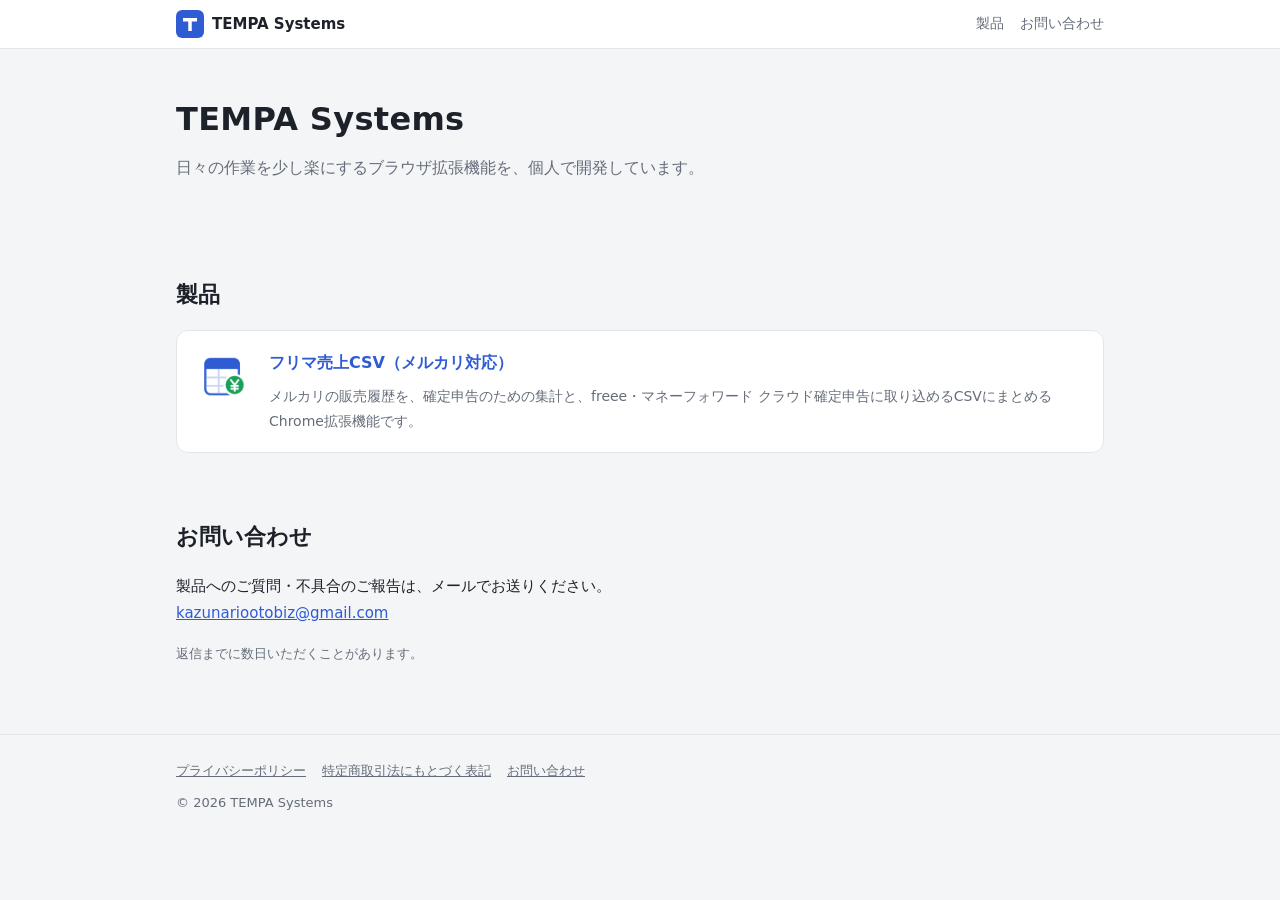
<file: index.html>
<!doctype html>
<html lang="ja">
<head>
  <meta charset="utf-8">
  <meta name="viewport" content="width=device-width, initial-scale=1">
  <title>TEMPA Systems</title>
  <meta name="description" content="TEMPA Systems は、日々の作業を少し楽にするブラウザ拡張機能を個人で開発しています。">
  <link rel="icon" href="favicon.svg" type="image/svg+xml">
  <link rel="stylesheet" href="style.css">
</head>
<body>
  <header class="topbar">
    <div class="wrap">
      <a class="brand" href="index.html"><img src="favicon.svg" alt="">TEMPA Systems</a>
      <nav>
        <a href="#products">製品</a>
        <a href="#contact">お問い合わせ</a>
      </nav>
    </div>
  </header>

  <main>
    <div class="hero">
      <div class="wrap">
        <div>
          <h1>TEMPA Systems</h1>
          <p class="lead">日々の作業を少し楽にするブラウザ拡張機能を、個人で開発しています。</p>
        </div>
      </div>
    </div>

    <section id="products">
      <div class="wrap">
        <h2>製品</h2>
        <a class="card product" href="furima-sales-csv/index.html">
          <img src="furima-sales-csv/icon-128.png" width="56" height="56" alt="">
          <div>
            <h3>フリマ売上CSV（メルカリ対応）</h3>
            <p>メルカリの販売履歴を、確定申告のための集計と、freee・マネーフォワード クラウド確定申告に取り込めるCSVにまとめるChrome拡張機能です。</p>
          </div>
        </a>
      </div>
    </section>

    <section id="contact">
      <div class="wrap">
        <h2>お問い合わせ</h2>
        <p>製品へのご質問・不具合のご報告は、メールでお送りください。<br>
          <a href="mailto:kazunariootobiz@gmail.com">kazunariootobiz@gmail.com</a></p>
        <p class="small">返信までに数日いただくことがあります。</p>
      </div>
    </section>
  </main>

  <footer>
    <div class="wrap">
      <nav>
        <a href="privacy.html">プライバシーポリシー</a>
        <a href="tokushoho.html">特定商取引法にもとづく表記</a>
        <a href="#contact">お問い合わせ</a>
      </nav>
      <p>© 2026 TEMPA Systems</p>
    </div>
  </footer>
</body>
</html>
</file>
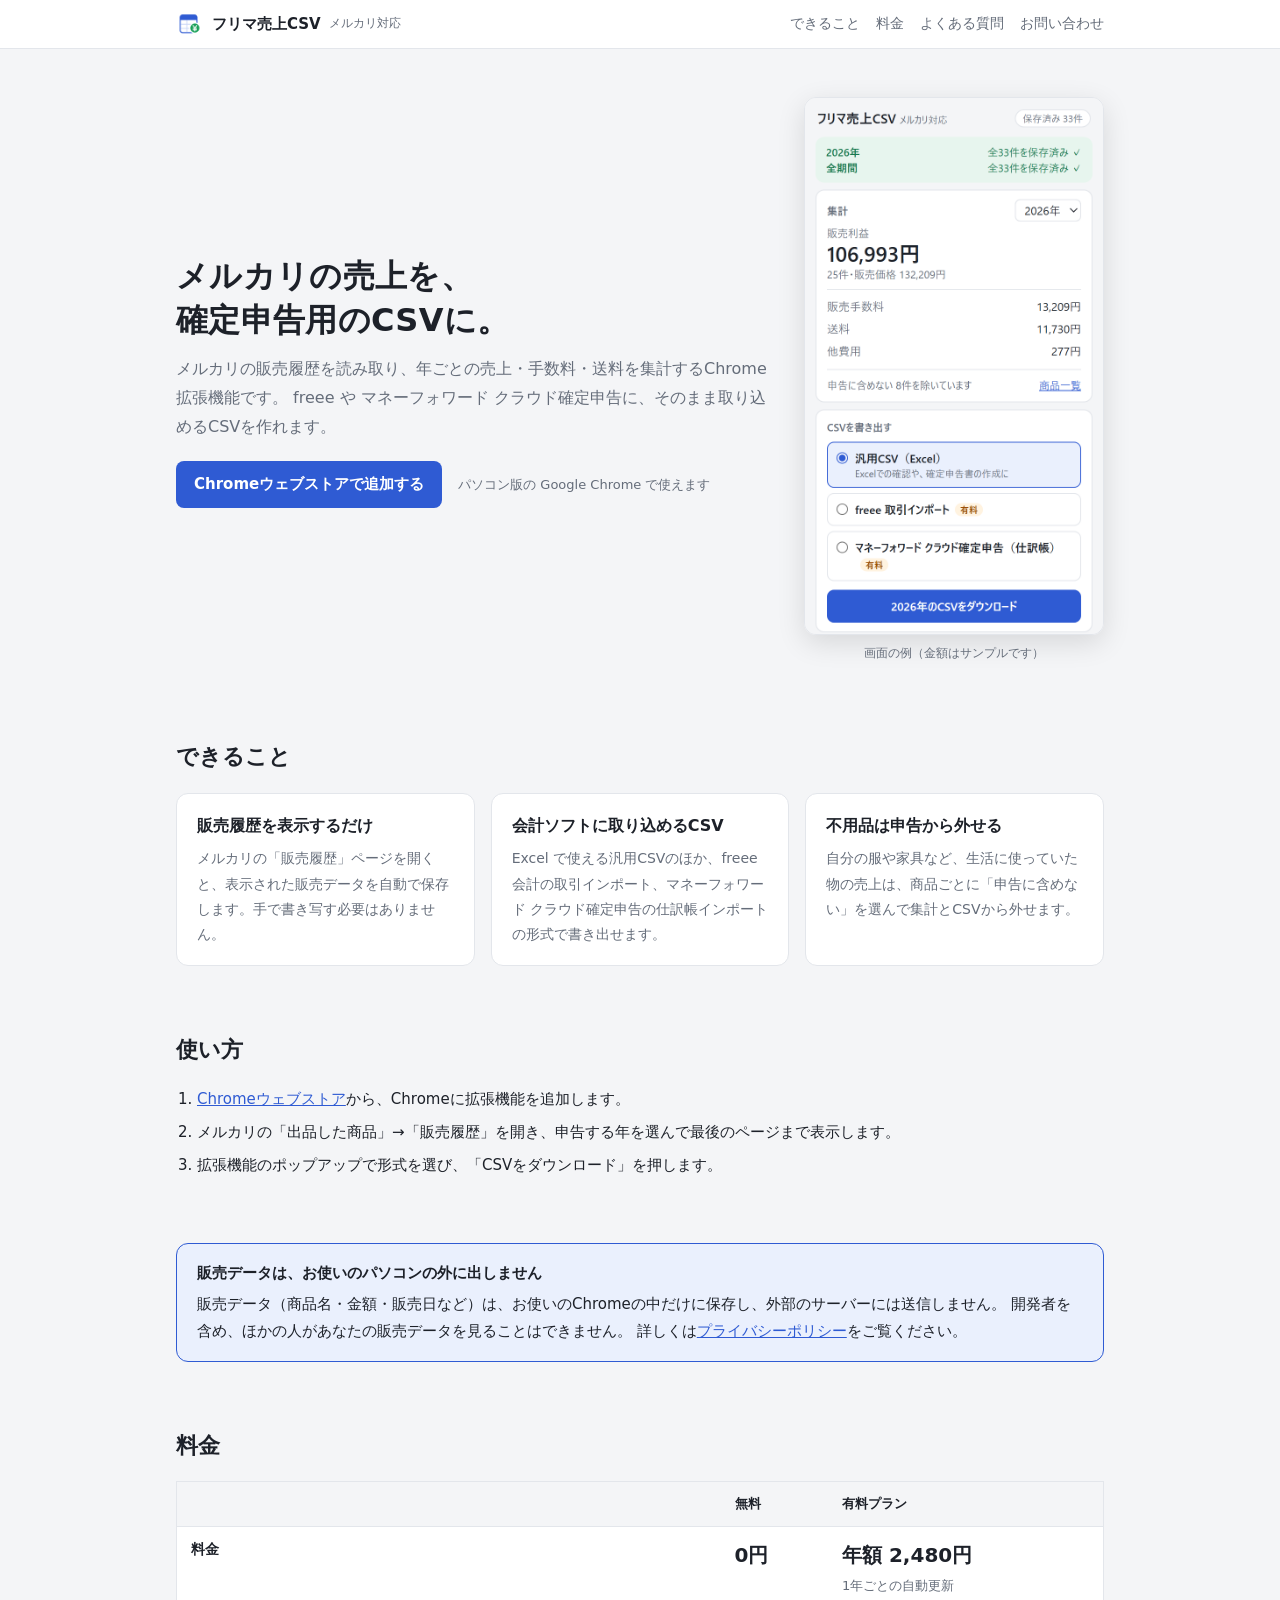
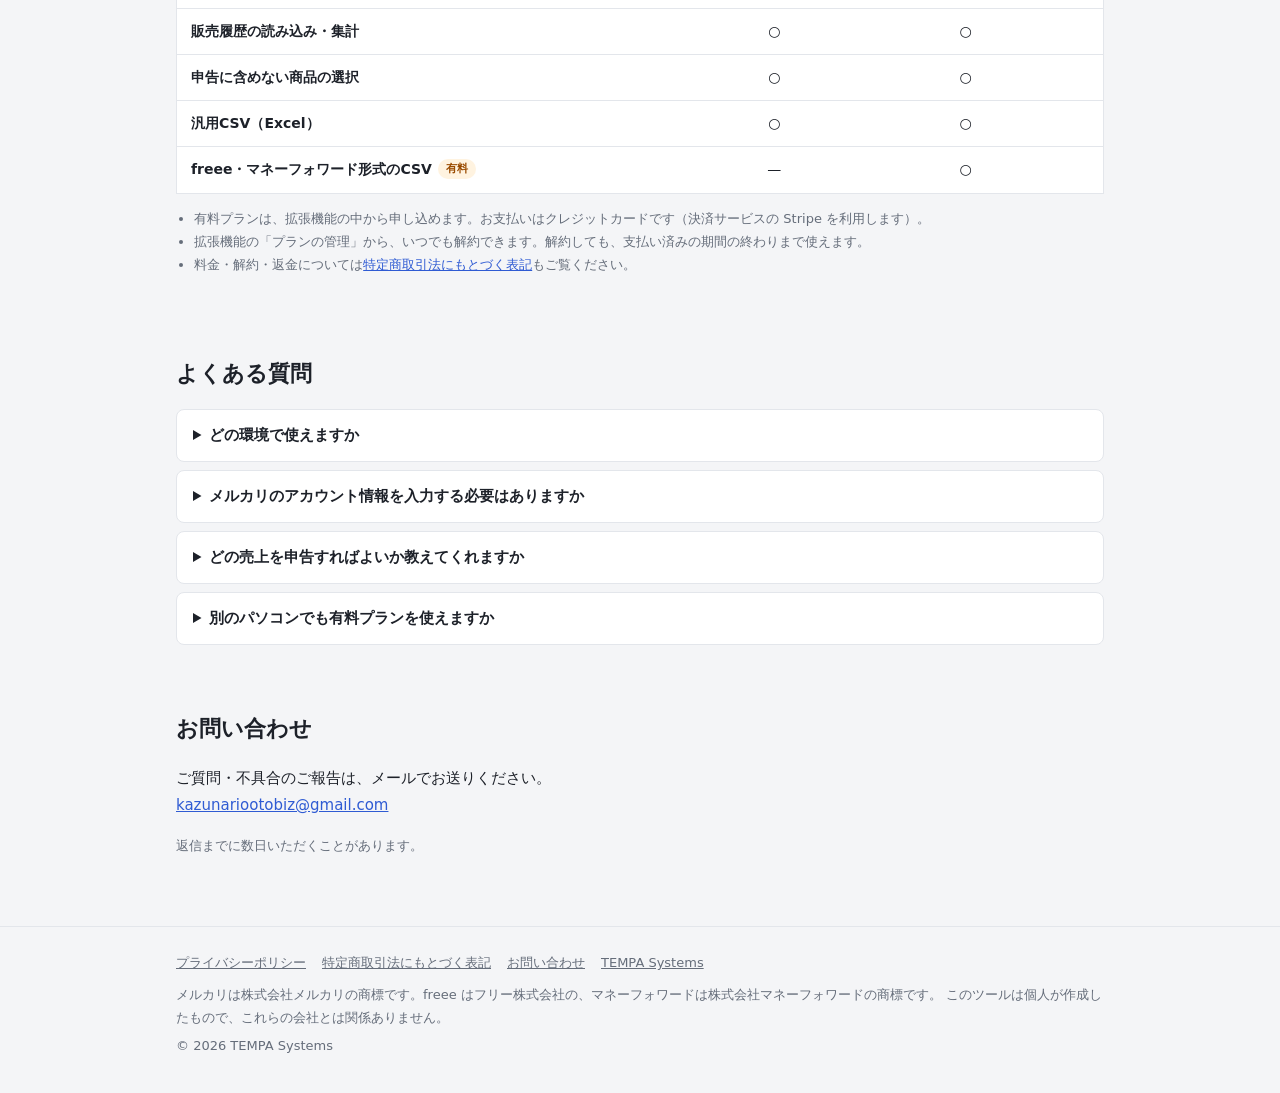
<file: furima-sales-csv/index.html>
<!doctype html>
<html lang="ja">
<head>
  <meta charset="utf-8">
  <meta name="viewport" content="width=device-width, initial-scale=1">
  <title>フリマ売上CSV（メルカリ対応）</title>
  <meta name="description" content="メルカリの販売履歴を、確定申告のための集計と、freee・マネーフォワード クラウド確定申告に取り込めるCSVにまとめるChrome拡張機能です。">
  <link rel="icon" href="icon-32.png">
  <link rel="stylesheet" href="../style.css">
</head>
<body>
  <header class="topbar">
    <div class="wrap">
      <a class="brand" href="index.html"><img src="icon-128.png" alt="">フリマ売上CSV<small>メルカリ対応</small></a>
      <nav>
        <a href="#features">できること</a>
        <a href="#pricing">料金</a>
        <a href="#faq">よくある質問</a>
        <a href="#contact">お問い合わせ</a>
      </nav>
    </div>
  </header>

  <main>
    <div class="hero">
      <div class="wrap">
        <div>
          <h1>メルカリの売上を、<br>確定申告用のCSVに。</h1>
          <p class="lead">メルカリの販売履歴を読み取り、年ごとの売上・手数料・送料を集計するChrome拡張機能です。
            freee や マネーフォワード クラウド確定申告に、そのまま取り込めるCSVを作れます。</p>
          <div class="cta">
            <a class="button" href="https://chromewebstore.google.com/detail/ajemjhcpoamnclfbembfjbdkgplehbjb" target="_blank" rel="noopener noreferrer">Chromeウェブストアで追加する</a>
            <small>パソコン版の Google Chrome で使えます</small>
          </div>
        </div>
        <figure>
          <img src="screenshot-popup.png" width="300" alt="拡張機能のポップアップ。2026年の販売利益、売上・手数料・送料の内訳、CSVの形式の選択が表示されている">
          <figcaption>画面の例（金額はサンプルです）</figcaption>
        </figure>
      </div>
    </div>

    <section id="features">
      <div class="wrap">
        <h2>できること</h2>
        <div class="grid">
          <div class="card">
            <h3>販売履歴を表示するだけ</h3>
            <p>メルカリの「販売履歴」ページを開くと、表示された販売データを自動で保存します。手で書き写す必要はありません。</p>
          </div>
          <div class="card">
            <h3>会計ソフトに取り込めるCSV</h3>
            <p>Excel で使える汎用CSVのほか、freee 会計の取引インポート、マネーフォワード クラウド確定申告の仕訳帳インポートの形式で書き出せます。</p>
          </div>
          <div class="card">
            <h3>不用品は申告から外せる</h3>
            <p>自分の服や家具など、生活に使っていた物の売上は、商品ごとに「申告に含めない」を選んで集計とCSVから外せます。</p>
          </div>
        </div>
      </div>
    </section>

    <section id="how">
      <div class="wrap">
        <h2>使い方</h2>
        <ol class="steps">
          <li><a href="https://chromewebstore.google.com/detail/ajemjhcpoamnclfbembfjbdkgplehbjb" target="_blank" rel="noopener noreferrer">Chromeウェブストア</a>から、Chromeに拡張機能を追加します。</li>
          <li>メルカリの「出品した商品」→「販売履歴」を開き、申告する年を選んで最後のページまで表示します。</li>
          <li>拡張機能のポップアップで形式を選び、「CSVをダウンロード」を押します。</li>
        </ol>
      </div>
    </section>

    <section id="data">
      <div class="wrap">
        <div class="callout">
          <strong>販売データは、お使いのパソコンの外に出しません</strong>
          <p>販売データ（商品名・金額・販売日など）は、お使いのChromeの中だけに保存し、外部のサーバーには送信しません。
            開発者を含め、ほかの人があなたの販売データを見ることはできません。
            詳しくは<a href="../privacy.html">プライバシーポリシー</a>をご覧ください。</p>
        </div>
      </div>
    </section>

    <section id="pricing">
      <div class="wrap">
        <h2>料金</h2>
        <div class="table-scroll">
          <table>
            <thead>
              <tr><th scope="col"></th><th scope="col">無料</th><th scope="col">有料プラン</th></tr>
            </thead>
            <tbody>
              <tr><th scope="row">料金</th><td><span class="price">0円</span></td><td><span class="price">年額 2,480円</span><br><span class="small">1年ごとの自動更新</span></td></tr>
              <tr><th scope="row">販売履歴の読み込み・集計</th><td class="mark">○</td><td class="mark">○</td></tr>
              <tr><th scope="row">申告に含めない商品の選択</th><td class="mark">○</td><td class="mark">○</td></tr>
              <tr><th scope="row">汎用CSV（Excel）</th><td class="mark">○</td><td class="mark">○</td></tr>
              <tr><th scope="row">freee・マネーフォワード形式のCSV<em class="paid-badge">有料</em></th><td class="mark">—</td><td class="mark">○</td></tr>
            </tbody>
          </table>
        </div>
        <ul class="small">
          <li>有料プランは、拡張機能の中から申し込めます。お支払いはクレジットカードです（決済サービスの Stripe を利用します）。</li>
          <li>拡張機能の「プランの管理」から、いつでも解約できます。解約しても、支払い済みの期間の終わりまで使えます。</li>
          <li>料金・解約・返金については<a href="../tokushoho.html">特定商取引法にもとづく表記</a>もご覧ください。</li>
        </ul>
      </div>
    </section>

    <section id="faq">
      <div class="wrap">
        <h2>よくある質問</h2>
        <details>
          <summary>どの環境で使えますか</summary>
          <p>パソコン版の Google Chrome で使えます。スマートフォンのメルカリアプリには対応していません。</p>
        </details>
        <details>
          <summary>メルカリのアカウント情報を入力する必要はありますか</summary>
          <p>ありません。Chromeでメルカリにログインした状態で、販売履歴のページに表示された内容を読み取ります。</p>
        </details>
        <details>
          <summary>どの売上を申告すればよいか教えてくれますか</summary>
          <p>このツールは、売上が課税の対象になるかどうかを判断しません。迷うときは税務署や税理士にご相談ください。</p>
        </details>
        <details>
          <summary>別のパソコンでも有料プランを使えますか</summary>
          <p>使えます。拡張機能の申し込みの案内にある「申し込み済みの方はこちら」から、支払いに使ったメールアドレスで有効にできます。
            販売データはパソコンごとに保存されるため、別のパソコンでは販売履歴を読み込み直してください。</p>
        </details>
      </div>
    </section>

    <section id="contact">
      <div class="wrap">
        <h2>お問い合わせ</h2>
        <p>ご質問・不具合のご報告は、メールでお送りください。<br>
          <a href="mailto:kazunariootobiz@gmail.com">kazunariootobiz@gmail.com</a></p>
        <p class="small">返信までに数日いただくことがあります。</p>
      </div>
    </section>
  </main>

  <footer>
    <div class="wrap">
      <nav>
        <a href="../privacy.html">プライバシーポリシー</a>
        <a href="../tokushoho.html">特定商取引法にもとづく表記</a>
        <a href="#contact">お問い合わせ</a>
        <a href="../index.html">TEMPA Systems</a>
      </nav>
      <p>メルカリは株式会社メルカリの商標です。freee はフリー株式会社の、マネーフォワードは株式会社マネーフォワードの商標です。
        このツールは個人が作成したもので、これらの会社とは関係ありません。</p>
      <p>© 2026 TEMPA Systems</p>
    </div>
  </footer>
</body>
</html>
</file>
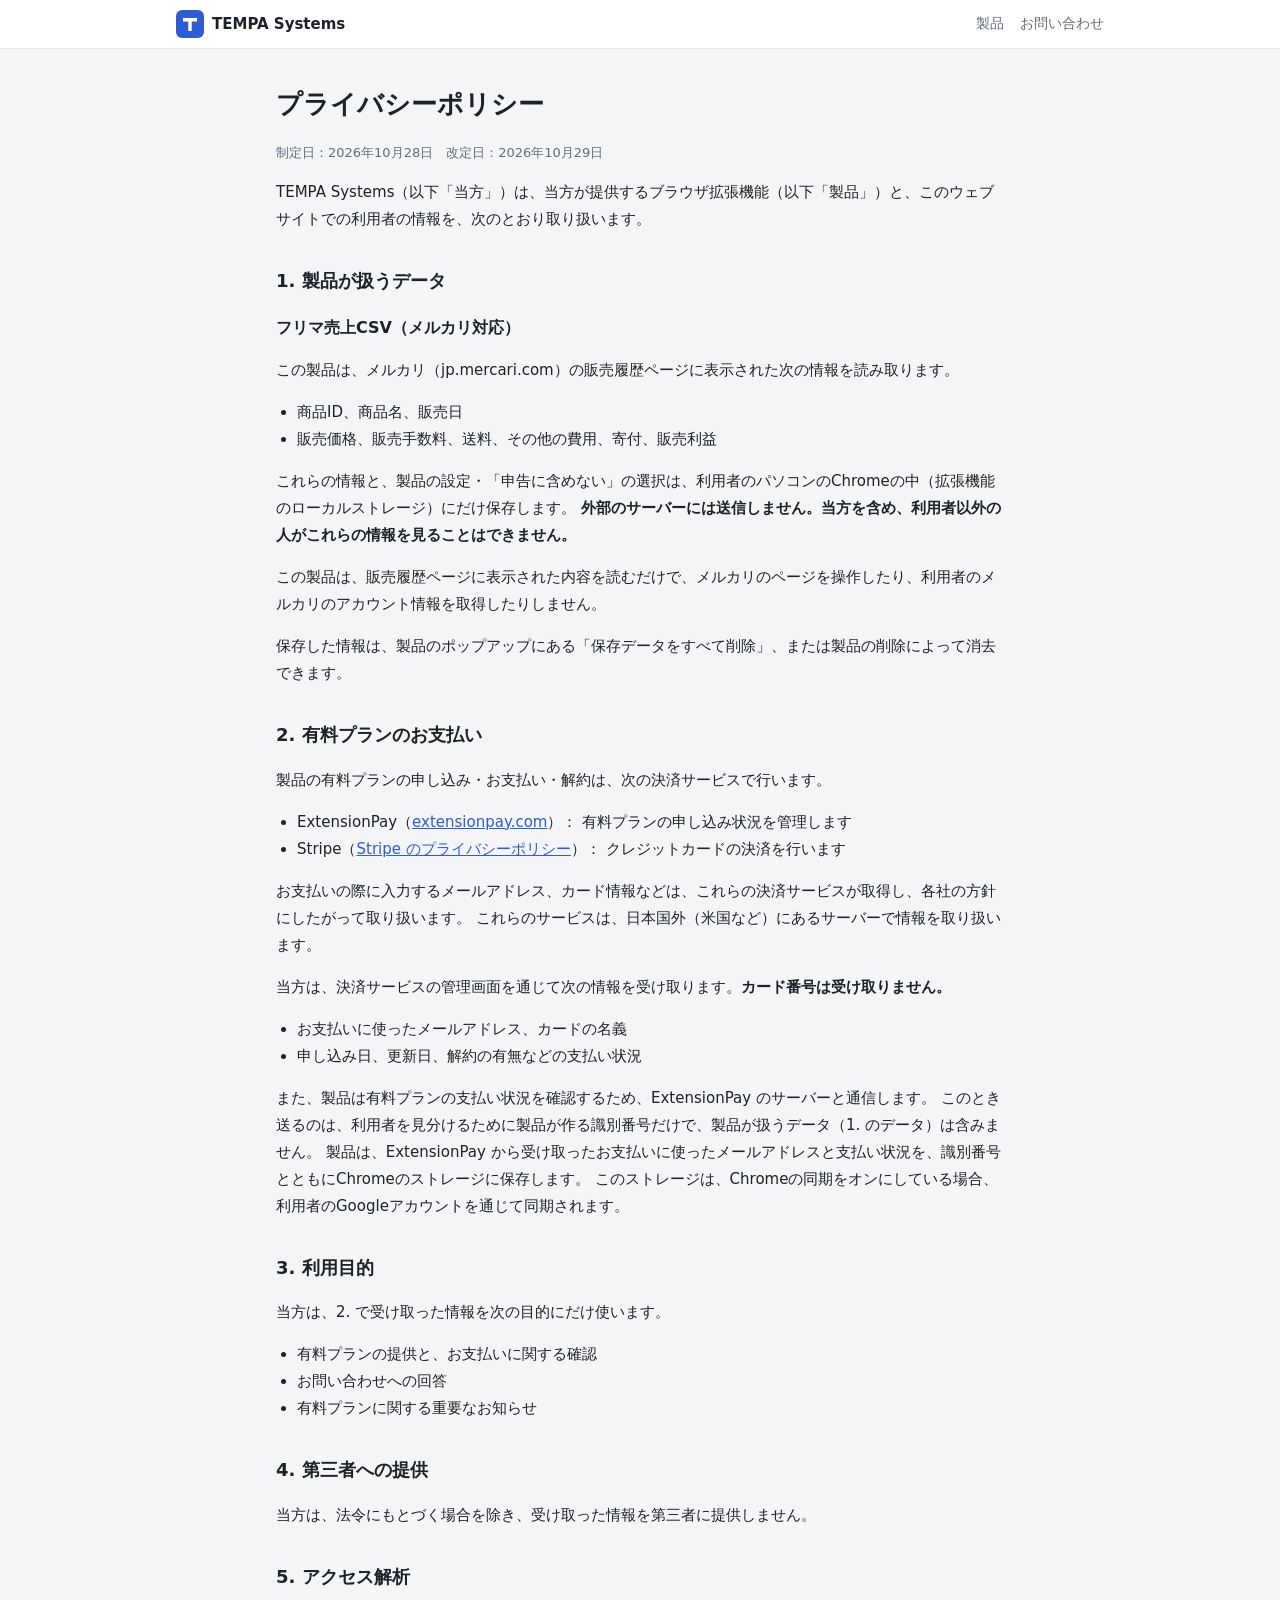
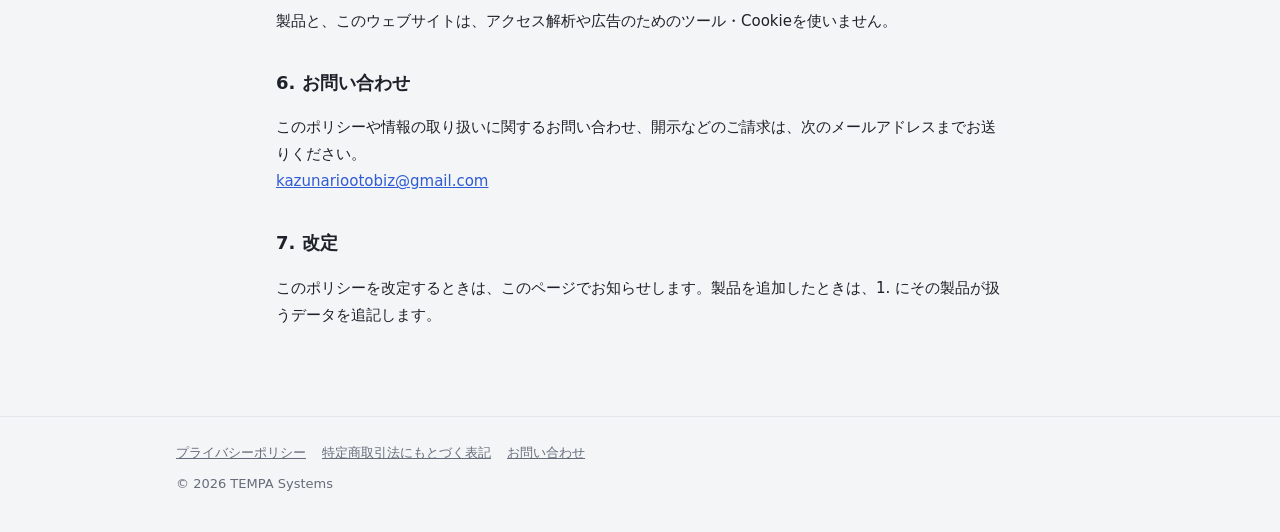
<file: privacy.html>
<!doctype html>
<html lang="ja">
<head>
  <meta charset="utf-8">
  <meta name="viewport" content="width=device-width, initial-scale=1">
  <title>プライバシーポリシー - TEMPA Systems</title>
  <link rel="icon" href="favicon.svg" type="image/svg+xml">
  <link rel="stylesheet" href="style.css">
</head>
<body>
  <header class="topbar">
    <div class="wrap">
      <a class="brand" href="index.html"><img src="favicon.svg" alt="">TEMPA Systems</a>
      <nav>
        <a href="index.html#products">製品</a>
        <a href="index.html#contact">お問い合わせ</a>
      </nav>
    </div>
  </header>

  <main class="wrap doc">
    <h1>プライバシーポリシー</h1>
    <p class="meta">制定日：2026年10月28日　改定日：2026年10月29日</p>
    <p>TEMPA Systems（以下「当方」）は、当方が提供するブラウザ拡張機能（以下「製品」）と、このウェブサイトでの利用者の情報を、次のとおり取り扱います。</p>

    <h2>1. 製品が扱うデータ</h2>
    <h3>フリマ売上CSV（メルカリ対応）</h3>
    <p>この製品は、メルカリ（jp.mercari.com）の販売履歴ページに表示された次の情報を読み取ります。</p>
    <ul>
      <li>商品ID、商品名、販売日</li>
      <li>販売価格、販売手数料、送料、その他の費用、寄付、販売利益</li>
    </ul>
    <p>これらの情報と、製品の設定・「申告に含めない」の選択は、利用者のパソコンのChromeの中（拡張機能のローカルストレージ）にだけ保存します。
      <b>外部のサーバーには送信しません。当方を含め、利用者以外の人がこれらの情報を見ることはできません。</b></p>
    <p>この製品は、販売履歴ページに表示された内容を読むだけで、メルカリのページを操作したり、利用者のメルカリのアカウント情報を取得したりしません。</p>
    <p>保存した情報は、製品のポップアップにある「保存データをすべて削除」、または製品の削除によって消去できます。</p>

    <h2>2. 有料プランのお支払い</h2>
    <p>製品の有料プランの申し込み・お支払い・解約は、次の決済サービスで行います。</p>
    <ul>
      <li>ExtensionPay（<a href="https://extensionpay.com/" target="_blank" rel="noopener noreferrer">extensionpay.com</a>）：
        有料プランの申し込み状況を管理します</li>
      <li>Stripe（<a href="https://stripe.com/jp/privacy" target="_blank" rel="noopener noreferrer">Stripe のプライバシーポリシー</a>）：
        クレジットカードの決済を行います</li>
    </ul>
    <p>お支払いの際に入力するメールアドレス、カード情報などは、これらの決済サービスが取得し、各社の方針にしたがって取り扱います。
      これらのサービスは、日本国外（米国など）にあるサーバーで情報を取り扱います。</p>
    <p>当方は、決済サービスの管理画面を通じて次の情報を受け取ります。<b>カード番号は受け取りません。</b></p>
    <ul>
      <li>お支払いに使ったメールアドレス、カードの名義</li>
      <li>申し込み日、更新日、解約の有無などの支払い状況</li>
    </ul>
    <p>また、製品は有料プランの支払い状況を確認するため、ExtensionPay のサーバーと通信します。
      このとき送るのは、利用者を見分けるために製品が作る識別番号だけで、製品が扱うデータ（1. のデータ）は含みません。
      製品は、ExtensionPay から受け取ったお支払いに使ったメールアドレスと支払い状況を、識別番号とともにChromeのストレージに保存します。
      このストレージは、Chromeの同期をオンにしている場合、利用者のGoogleアカウントを通じて同期されます。</p>

    <h2>3. 利用目的</h2>
    <p>当方は、2. で受け取った情報を次の目的にだけ使います。</p>
    <ul>
      <li>有料プランの提供と、お支払いに関する確認</li>
      <li>お問い合わせへの回答</li>
      <li>有料プランに関する重要なお知らせ</li>
    </ul>

    <h2>4. 第三者への提供</h2>
    <p>当方は、法令にもとづく場合を除き、受け取った情報を第三者に提供しません。</p>

    <h2>5. アクセス解析</h2>
    <p>製品と、このウェブサイトは、アクセス解析や広告のためのツール・Cookieを使いません。</p>

    <h2>6. お問い合わせ</h2>
    <p>このポリシーや情報の取り扱いに関するお問い合わせ、開示などのご請求は、次のメールアドレスまでお送りください。<br>
      <a href="mailto:kazunariootobiz@gmail.com">kazunariootobiz@gmail.com</a></p>

    <h2>7. 改定</h2>
    <p>このポリシーを改定するときは、このページでお知らせします。製品を追加したときは、1. にその製品が扱うデータを追記します。</p>
  </main>

  <footer>
    <div class="wrap">
      <nav>
        <a href="privacy.html" aria-current="page">プライバシーポリシー</a>
        <a href="tokushoho.html">特定商取引法にもとづく表記</a>
        <a href="index.html#contact">お問い合わせ</a>
      </nav>
      <p>© 2026 TEMPA Systems</p>
    </div>
  </footer>
</body>
</html>
</file>
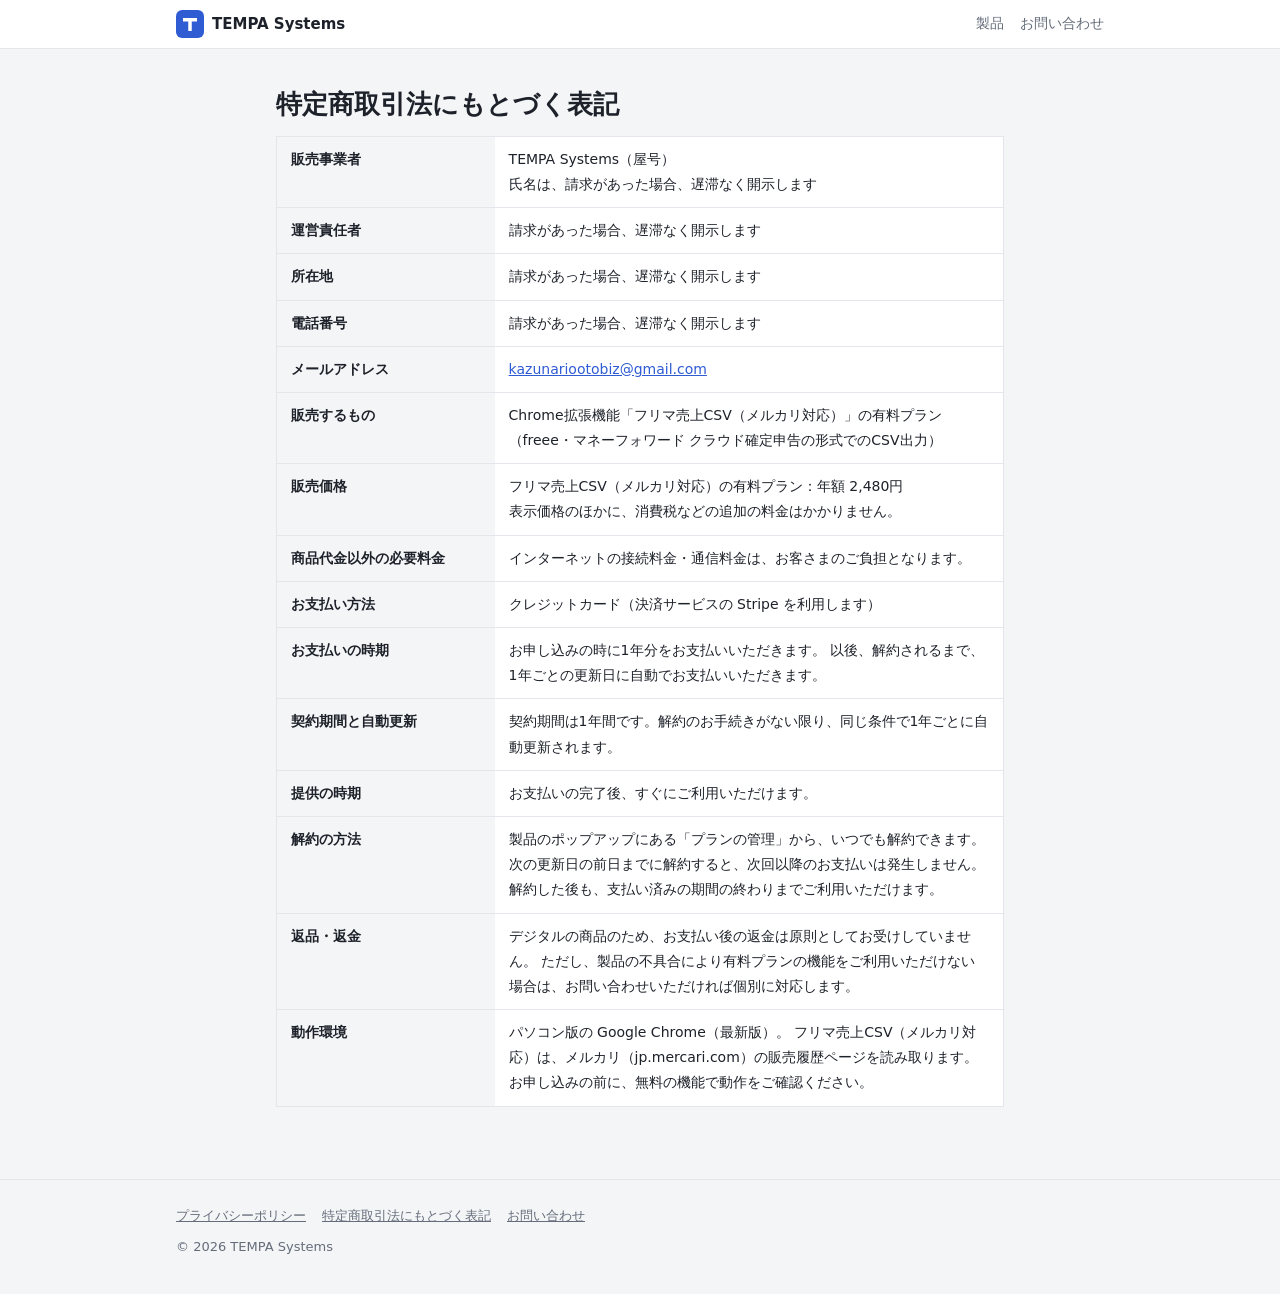
<file: tokushoho.html>
<!doctype html>
<html lang="ja">
<head>
  <meta charset="utf-8">
  <meta name="viewport" content="width=device-width, initial-scale=1">
  <title>特定商取引法にもとづく表記 - TEMPA Systems</title>
  <link rel="icon" href="favicon.svg" type="image/svg+xml">
  <link rel="stylesheet" href="style.css">
</head>
<body>
  <header class="topbar">
    <div class="wrap">
      <a class="brand" href="index.html"><img src="favicon.svg" alt="">TEMPA Systems</a>
      <nav>
        <a href="index.html#products">製品</a>
        <a href="index.html#contact">お問い合わせ</a>
      </nav>
    </div>
  </header>

  <main class="wrap doc">
    <h1>特定商取引法にもとづく表記</h1>
    <div class="table-scroll">
      <table>
        <tbody>
          <tr><th scope="row">販売事業者</th><td>TEMPA Systems（屋号）<br>氏名は、請求があった場合、遅滞なく開示します</td></tr>
          <tr><th scope="row">運営責任者</th><td>請求があった場合、遅滞なく開示します</td></tr>
          <tr><th scope="row">所在地</th><td>請求があった場合、遅滞なく開示します</td></tr>
          <tr><th scope="row">電話番号</th><td>請求があった場合、遅滞なく開示します</td></tr>
          <tr><th scope="row">メールアドレス</th><td><a href="mailto:kazunariootobiz@gmail.com">kazunariootobiz@gmail.com</a></td></tr>
          <tr><th scope="row">販売するもの</th><td>Chrome拡張機能「フリマ売上CSV（メルカリ対応）」の有料プラン
            （freee・マネーフォワード クラウド確定申告の形式でのCSV出力）</td></tr>
          <tr><th scope="row">販売価格</th><td>フリマ売上CSV（メルカリ対応）の有料プラン：年額 2,480円<br>表示価格のほかに、消費税などの追加の料金はかかりません。</td></tr>
          <tr><th scope="row">商品代金以外の必要料金</th><td>インターネットの接続料金・通信料金は、お客さまのご負担となります。</td></tr>
          <tr><th scope="row">お支払い方法</th><td>クレジットカード（決済サービスの Stripe を利用します）</td></tr>
          <tr><th scope="row">お支払いの時期</th><td>お申し込みの時に1年分をお支払いいただきます。
            以後、解約されるまで、1年ごとの更新日に自動でお支払いいただきます。</td></tr>
          <tr><th scope="row">契約期間と自動更新</th><td>契約期間は1年間です。解約のお手続きがない限り、同じ条件で1年ごとに自動更新されます。</td></tr>
          <tr><th scope="row">提供の時期</th><td>お支払いの完了後、すぐにご利用いただけます。</td></tr>
          <tr><th scope="row">解約の方法</th><td>製品のポップアップにある「プランの管理」から、いつでも解約できます。
            次の更新日の前日までに解約すると、次回以降のお支払いは発生しません。
            解約した後も、支払い済みの期間の終わりまでご利用いただけます。</td></tr>
          <tr><th scope="row">返品・返金</th><td>デジタルの商品のため、お支払い後の返金は原則としてお受けしていません。
            ただし、製品の不具合により有料プランの機能をご利用いただけない場合は、お問い合わせいただければ個別に対応します。</td></tr>
          <tr><th scope="row">動作環境</th><td>パソコン版の Google Chrome（最新版）。
            フリマ売上CSV（メルカリ対応）は、メルカリ（jp.mercari.com）の販売履歴ページを読み取ります。
            お申し込みの前に、無料の機能で動作をご確認ください。</td></tr>
        </tbody>
      </table>
    </div>
  </main>

  <footer>
    <div class="wrap">
      <nav>
        <a href="privacy.html">プライバシーポリシー</a>
        <a href="tokushoho.html" aria-current="page">特定商取引法にもとづく表記</a>
        <a href="index.html#contact">お問い合わせ</a>
      </nav>
      <p>© 2026 TEMPA Systems</p>
    </div>
  </footer>
</body>
</html>
</file>
<file: style.css>
/* 公開サイト（GitHub Pages）の共通スタイル。色は拡張機能の src/ui/theme.css に合わせる */
:root {
  color-scheme: light dark;
  --bg: #f4f5f7;
  --surface: #fff;
  --text: #1d2129;
  --muted: #656d7a;
  --border: #e3e6eb;
  --accent: #2f5bd3;
  --accent-text: #fff;
  --accent-soft: #eaf0fd;
  --warn: #9a4b00;
  --warn-soft: #fff3e0;
  --radius: 12px;
}
@media (prefers-color-scheme: dark) {
  :root {
    --bg: #17191d;
    --surface: #22252b;
    --text: #e8eaee;
    --muted: #9aa1ad;
    --border: #353a42;
    --accent: #7a9cff;
    --accent-text: #10131a;
    --accent-soft: #263150;
    --warn: #ffb35c;
    --warn-soft: #3a2c1a;
  }
}

* { box-sizing: border-box; }
html { scroll-behavior: smooth; }
body {
  margin: 0;
  font: 15px/1.8 system-ui, -apple-system, "Segoe UI", "Hiragino Sans", "Yu Gothic UI", sans-serif;
  color: var(--text);
  background: var(--bg);
}
a { color: var(--accent); }
a:focus-visible { outline: 2px solid var(--accent); outline-offset: 2px; }
img { max-width: 100%; height: auto; }
.wrap { max-width: 960px; margin: 0 auto; padding: 0 16px; }

/* ヘッダー */
.topbar { border-bottom: 1px solid var(--border); background: var(--surface); }
.topbar .wrap { display: flex; flex-wrap: wrap; align-items: center; justify-content: space-between; gap: 4px 16px; padding-top: 10px; padding-bottom: 10px; }
.brand { display: flex; align-items: center; gap: 8px; color: var(--text); font-weight: 700; text-decoration: none; }
.brand img { width: 28px; height: 28px; }
.brand small { color: var(--muted); font-size: 12px; font-weight: 400; }
.topbar nav { display: flex; flex-wrap: wrap; gap: 4px 16px; font-size: 14px; }
.topbar nav a { color: var(--muted); text-decoration: none; }
.topbar nav a:hover { color: var(--text); }

/* トップの見出し */
.hero { padding: 48px 0 40px; }
.hero .wrap { display: grid; grid-template-columns: 1fr auto; align-items: center; gap: 32px; }
.hero h1 { margin: 0 0 12px; font-size: 32px; line-height: 1.4; letter-spacing: .01em; }
.hero .lead { margin: 0 0 20px; color: var(--muted); font-size: 16px; }
.hero figure { margin: 0; }
.hero figure img { display: block; width: 300px; border: 1px solid var(--border); border-radius: var(--radius);
                   box-shadow: 0 8px 28px rgba(0, 0, 0, .12); }
.hero figcaption { margin-top: 8px; color: var(--muted); font-size: 12px; text-align: center; }
.cta { display: flex; flex-wrap: wrap; align-items: center; gap: 8px 16px; }
.button { display: inline-block; padding: 10px 18px; border-radius: 8px; background: var(--accent); color: var(--accent-text);
          font-weight: 600; text-decoration: none; }
.button:hover { filter: brightness(1.08); }
.cta small { color: var(--muted); font-size: 13px; }

/* セクション */
section { padding: 32px 0; }
section h2 { margin: 0 0 16px; font-size: 22px; }
.grid { display: grid; grid-template-columns: repeat(3, 1fr); gap: 16px; }
.card { padding: 18px 20px; border: 1px solid var(--border); border-radius: var(--radius); background: var(--surface); }
.card h3 { margin: 0 0 6px; font-size: 16px; }
.card p { margin: 0; color: var(--muted); font-size: 14px; }
a.product { display: flex; align-items: flex-start; gap: 16px; color: inherit; text-decoration: none; }
a.product:hover { border-color: var(--accent); }
a.product img { flex: none; }
a.product h3 { color: var(--accent); }
.steps { margin: 0; padding-left: 1.4em; }
.steps li + li { margin-top: 6px; }
.callout { padding: 16px 20px; border: 1px solid var(--accent); border-radius: var(--radius); background: var(--accent-soft); }
.callout strong { display: block; margin-bottom: 4px; }
.callout p { margin: 0; }
.small { color: var(--muted); font-size: 13px; }
ul.small { padding-left: 1.4em; }

/* 表 */
.table-scroll { overflow-x: auto; }
table { width: 100%; border-collapse: collapse; border: 1px solid var(--border); background: var(--surface); font-size: 14px; }
th, td { padding: 10px 14px; border-bottom: 1px solid var(--border); text-align: left; vertical-align: top; }
thead th { background: var(--bg); font-size: 13px; }
td.mark { text-align: center; }
.price { font-size: 20px; font-weight: 700; }
.paid-badge { display: inline-block; margin-left: 6px; padding: 0 8px; border-radius: 999px; background: var(--warn-soft);
              color: var(--warn); font-size: 11px; font-style: normal; font-weight: 600; vertical-align: 2px; }

/* よくある質問 */
details { border: 1px solid var(--border); border-radius: 8px; background: var(--surface); }
details + details { margin-top: 8px; }
summary { padding: 12px 16px; cursor: pointer; font-weight: 600; }
details p { margin: 0; padding: 0 16px 14px; color: var(--muted); font-size: 14px; }

/* 文書のページ（プライバシーポリシー・特商法表記） */
.doc { max-width: 760px; padding-top: 32px; padding-bottom: 48px; }
.doc h1 { margin: 0 0 8px; font-size: 26px; }
.doc h2 { margin: 32px 0 8px; font-size: 18px; }
.doc h3 { margin: 16px 0 4px; font-size: 16px; }
.doc .meta { color: var(--muted); font-size: 13px; }
.doc table th { width: 30%; background: var(--bg); }
.doc ul, .doc ol { padding-left: 1.4em; }

/* フッター */
footer { margin-top: 24px; padding: 24px 0 32px; border-top: 1px solid var(--border); color: var(--muted); font-size: 13px; }
footer nav { display: flex; flex-wrap: wrap; gap: 4px 16px; margin-bottom: 8px; }
footer nav a { color: var(--muted); }
footer p { margin: 4px 0; }

@media (max-width: 720px) {
  .hero { padding: 32px 0 24px; }
  .hero .wrap { grid-template-columns: 1fr; }
  .hero h1 { font-size: 26px; }
  .hero figure img { width: 100%; max-width: 320px; margin: 0 auto; }
  .grid { grid-template-columns: 1fr; }
  .doc table th { width: 36%; }
}
</file>
